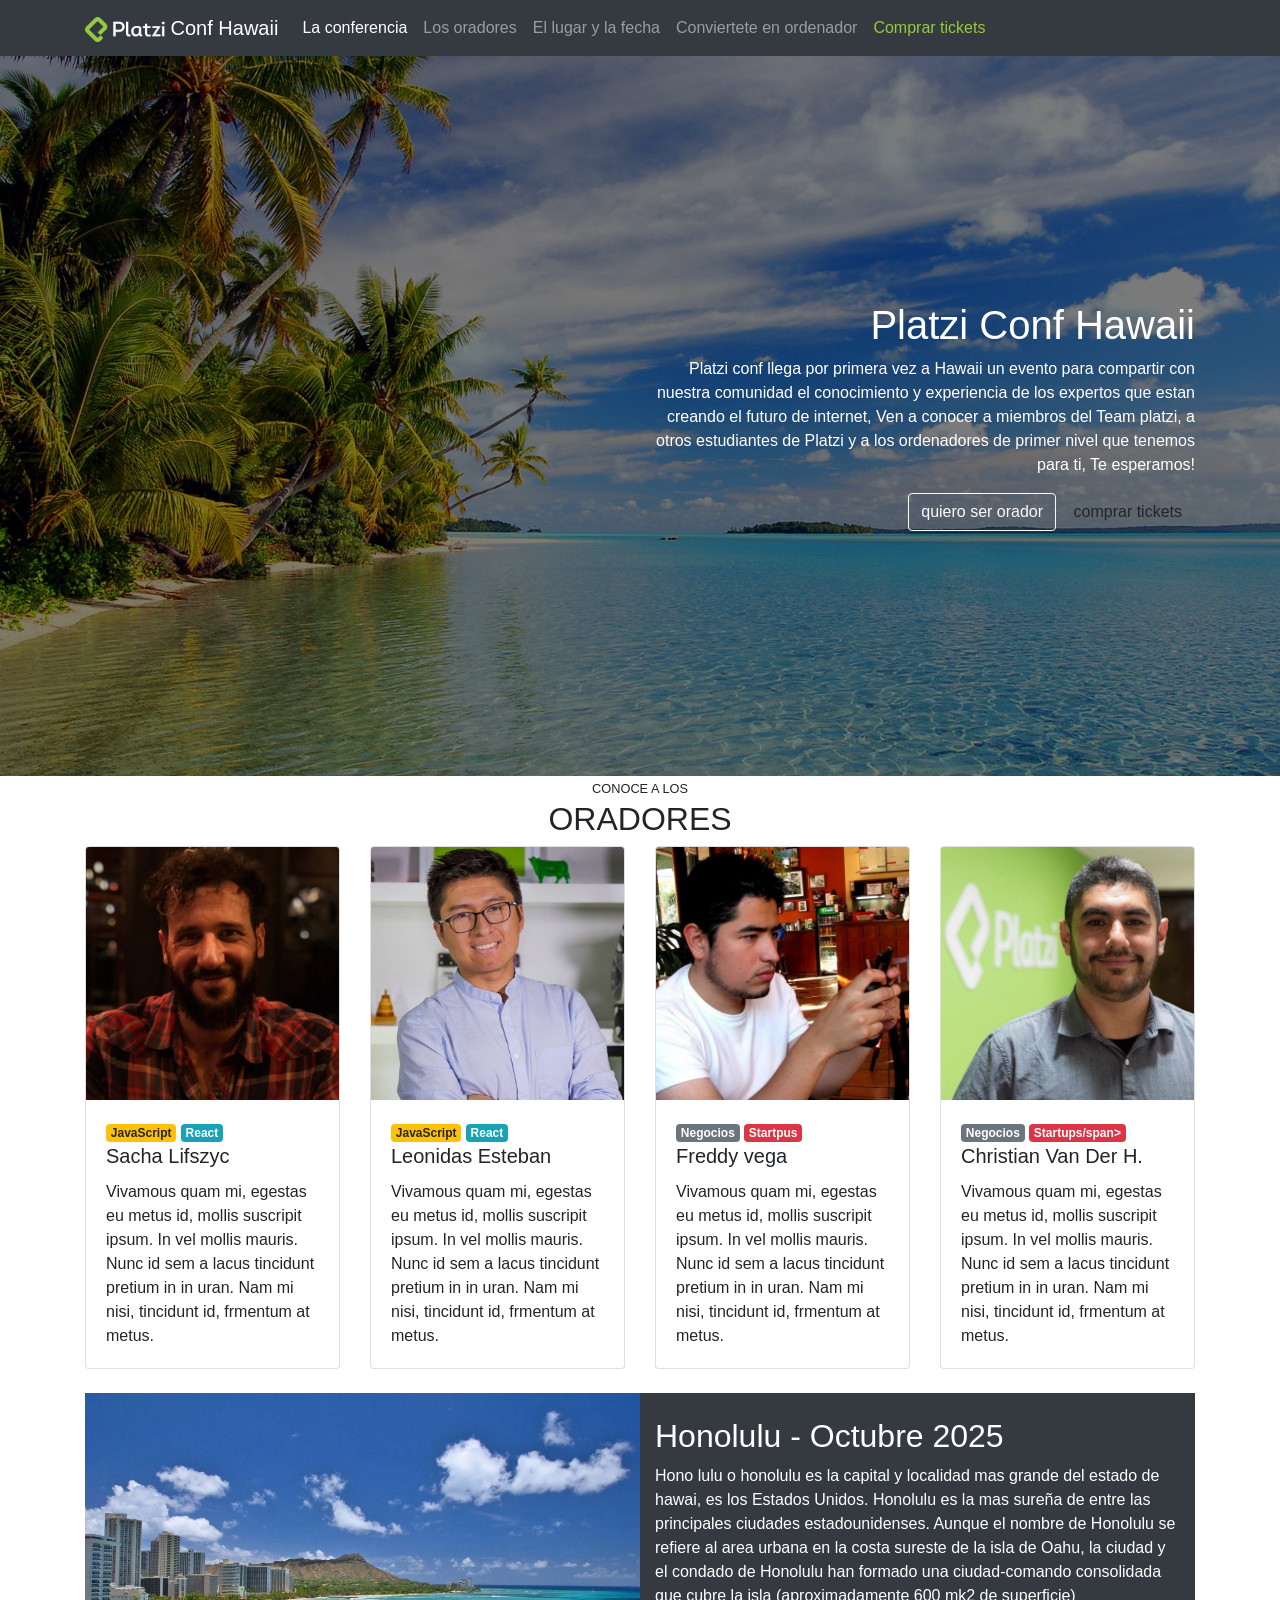
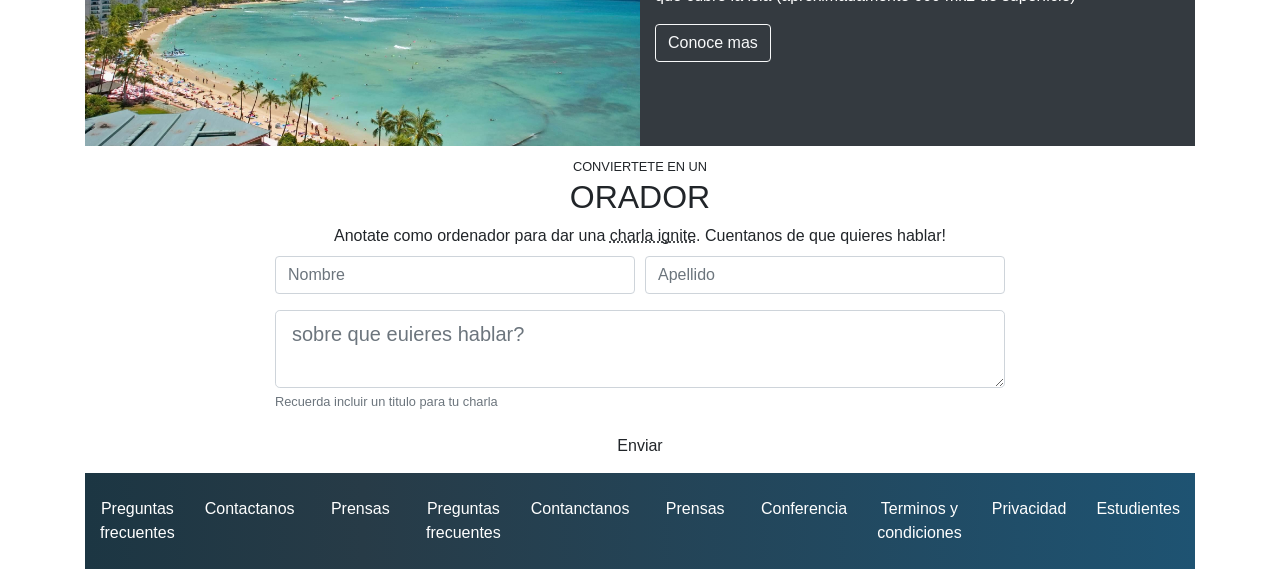
<file: index.html>
<!doctype html>
<html lang="en">
  <head>
    <!-- Required meta tags -->
    <meta charset="utf-8">
    <meta name="viewport" content="width=device-width, initial-scale=1, shrink-to-fit=no">

    <!-- Bootstrap CSS -->
    <link rel="stylesheet" type="text/css" href="index.css">
    <link rel="stylesheet" href="https://stackpath.bootstrapcdn.com/bootstrap/4.3.1/css/bootstrap.min.css" integrity="sha384-ggOyR0iXCbMQv3Xipma34MD+dH/1fQ784/j6cY/iJTQUOhcWr7x9JvoRxT2MZw1T" crossorigin="anonymous">

  </head>

  <body data-spy="scroll" data-target=#navbar data-offset="57">
   
   <!-- HEADER -->
      <!-- NAVBAR -->
<nav id="header" class="navbar navbar-expand-lg navbar-dark bg-dark sticky-top">
   <!-- Agregamos un contenedor -->
<div class="container">
  <a class="navbar-brand" href="#">
    <img src="assets/images/platzi-logo.png" alt="Platzi logo">
    Conf Hawaii
  </a>
  <button class="navbar-toggler" type="button" data-toggle="collapse" data-target="#navbar" aria-controls="navbarSupportedContent" aria-expanded="false" aria-label="Toggle navigation">
    <span class="navbar-toggler-icon"></span>
  </button>

  <div class="collapse navbar-collapse" id="navbar">
    <ul class="navbar-nav mr-auto">
      <li class="nav-item">
        <a class="nav-link" href="#main">La conferencia</a>
      </li>
      <li class="nav-item">
        <a class="nav-link" href="#speakers">Los oradores</a>
      </li>
      <li class="nav-item">
        <a class="nav-link" href="#place-time">El lugar y la fecha</a>
      </li>
       <li class="nav-item">
        <a class="nav-link" href="#conviertete-en-ordenador">Conviertete en ordenador</a>
      </li>

        <li class="nav-item">
            <a class="nav-link text-platzi" href="#a" data-toggle="modal"data-target="#modalCompra">Comprar tickets</a>
          </li>
        </div>
      </li>
     
    </ul>
</div>
  </div>
</nav>

<main id="main">
  <div id="carousel" class="carousel slide carousel-fade" data-ride="carousel" data-pause="false">
    <div class="carousel-inner">
      <div class="carousel-item active">
        <img class="d-block w-100" src="hawaii.jpg" alt="hawaii 1">
      </div>
      <div class="carousel-item">
        <img class="d-block w-100" src="hawaii2.jpg" alt="hawaii 2">
      </div>
      <div class="carousel-item">
        <img class="d-block w-100" src="hawaii3.jpeg" alt="hawaii 3">
      </div>
      <div class="overlay carousel-caption">
        <div class="container">
          <div class="row align-items-center">
            <div class="col-md-6 offset-md-6 text-center text-md-right">
              <h1>Platzi Conf Hawaii</h1>
              <p class="d-none d-md-block">
                Platzi conf llega por primera vez a Hawaii un evento para compartir con nuestra comunidad el conocimiento y experiencia de los expertos que estan creando el futuro de internet,
                Ven a conocer a miembros del Team platzi, a otros
                estudiantes de Platzi y a los ordenadores de primer nivel
                que tenemos para ti, Te esperamos!
              </p>
              <a href="#" class="btn btn-outline-light" data-toggle="modal">quiero ser orador</a>
              <button type="button" class="btn btn-platzi" data-toogle="modal" data-target="#modalCompra">comprar tickets</button>
            </div>
          </div>
        </div>
      </div>
    </div>
  </div>
</main>


  <selection id="speakers" class="mt-4">
    <div class="container">
      <div class="row">
        <div class="col text-center text-uppercase">
          <small>conoce a los</small>
          <h2>Oradores</h2>
        </div>
      </div>
      <div class="row">
        <div class="col-12 col-md-6 col-lg-3 mb-4">
          <div class="card">
            <img class="card-img-top"src="assets/speakers/sacha.jpg" alt="foto de Sacha">
            <div class=card-body>
              <div class="badges">
                <span class="badge badge-warning">JavaScript</span>
                <span class="badge badge-info">React</span>
              </div>
              <h5 class="card-title">Sacha Lifszyc</h5>
              <p class=card-text>Vivamous quam mi, egestas eu metus id, mollis suscripit ipsum. In vel mollis mauris. Nunc id sem a lacus tincidunt pretium in in uran. Nam mi nisi, tincidunt id, frmentum at metus.</p>
            </div>
        </div>
      </div>
      <div class="col-12 col-md-6 col-lg-3 mb-4">
          <div class="card">
            <img class="card-img-top"src="assets/speakers/leonidas2.jpeg" alt="foto Leonidas2">
            <div class=card-body>
              <div class="badges">
                <span class="badge badge-warning">JavaScript</span>
                <span class="badge badge-info">React</span>
              </div>
              <h5 class="card-title">Leonidas Esteban</h5>
              <p class=card-text>Vivamous quam mi, egestas eu metus id, mollis suscripit ipsum. In vel mollis mauris. Nunc id sem a lacus tincidunt pretium in in uran. Nam mi nisi, tincidunt id, frmentum at metus.</p>
            </div>
        </div>
      </div>
      <div class="col-12 col-md-6 col-lg-3 mb-4">
          <div class="card">
            <img class="card-img-top"src="assets/speakers/freddy.jpeg" alt="foto de freddy">
            <div class=card-body>
              <div class="badges">
                <span class="badge badge-secondary">Negocios</span>
                <span class="badge badge-danger">Startpus</span>
              </div>
              <h5 class="card-title">Freddy vega</h5>
              <p class=card-text>Vivamous quam mi, egestas eu metus id, mollis suscripit ipsum. In vel mollis mauris. Nunc id sem a lacus tincidunt pretium in in uran. Nam mi nisi, tincidunt id, frmentum at metus.</p>
            </div>
        </div>
      </div>
      <div class="col-12 col-md-6 col-lg-3 mb-4">
          <div class="card">
            <img class="card-img-top"src="assets/speakers/cvander.jpeg" alt="foto de cvander">
            <div class=card-body>
              <div class="badges">
                <span class="badge badge-secondary">Negocios</span>
                <span class="badge badge-danger">Startups/span>
              </div>
              <h5 class="card-title">Christian Van Der H.</h5>
              <p class=card-text>Vivamous quam mi, egestas eu metus id, mollis suscripit ipsum. In vel mollis mauris. Nunc id sem a lacus tincidunt pretium in in uran. Nam mi nisi, tincidunt id, frmentum at metus.</p>
            </div>
        </div>
      </div>
      </div>
  </selection>
  <!-- /Speahers -->

  <!-- Lugar y fecha -->
  <section id="place-time">
    <div class="container-fluid">
      <div class="row">
        <div class="col-12 col-lg-6 pl-0 pr-0">
          <img src="assets/images/honolulu.jpg" alt="Honolulu"/>
        </div>
        <div class="col-12 col-lg-6 pt-4 pb-4">
            <h2>Honolulu - Octubre 2025</h2>
            <p>
              Hono lulu o honolulu es la capital y localidad mas grande del estado de hawai, es los Estados Unidos. Honolulu es la mas sureña de entre las principales ciudades estadounidenses. Aunque el nombre de Honolulu se refiere al area urbana en la costa sureste de la isla de Oahu, la ciudad y el condado de Honolulu han formado una ciudad-comando consolidada que cubre la isla (aproximadamente  600 mk2 de superficie)
            </p>
            <a class="btn btn-outline-light" href="https://es.wikipedia.org/wiki/Honolulu">Conoce mas</a>
          </div>
      </div>
    </div>
  </section>

  <!-- /lugar y fecha-->

  <!--Conviertete en orador-->
  <section id="conviertete-en-orador" class="pt-2 pb-2">
    <div class="container">
      <div class=row"">
        <div class="col text-uppercase text-center">
          <small>Conviertete en un</small>
          <h2>Orador</h2>
        </div>
      </div>
      <div class="row">
        <div class="col text-center">
        Anotate como ordenador para dar una <abbr data-toggle="tooltip" title="charla de 5 minutos">charla ignite</abbr>.
        Cuentanos de que quieres hablar!
      </div>
    </div>
    </div>
    <div class="row">
      <div class="col col-md-10 offset-md-1 col-lg-8  offset-lg-2 pt-2">
        <form>
          <div class="form-row">
            <div class="form-group col-12 col-md-6">
            <input type="text" class="form-control" placeholder="Nombre">
          </div>
          <div class="form-group col-12 col-md-6">
            <input type="text" class="form-control" placeholder="Apellido">
          </div>
        </div>
        <div class="form-row">
          <div class="form-group col">
            <textarea name="text" class="form-control form-control-lg" placeholder="sobre que euieres hablar?"></textarea>
            <small class="form-text text-muted">
              Recuerda incluir un titulo para tu charla
            </small>
          </div>
        </div>
        <div class="from-row">
          <div class="col">
            <button type="button" class="btn btn-platzi btn-block">Enviar</button>
          </div>
        </div>
        </form>
      </div>
    </div>
  </section>




   <!-- FOOTER -->
    <footer id="footer" class="pb-4 pt-4">
      <div class="container">
        <!-- Alinea el texto al centro -->
        <div class="row text-center">
          <div class="col-12 col-lg">
            <a href="#">Preguntas frecuentes</a>
          </div>

          <div class="col-12 col-lg">
            <a href="#">Contactanos</a>
          </div>

          <div class="col-12 col-lg">
            <a href="#">Prensas</a>
          </div>

            <div class="col-12 col-lg">
            <a href="#">Preguntas frecuentes</a>
          </div> 
      
       <div class="col-12 col-lg">
            <a href="#">Contanctanos</a>
          </div> 

           <div class="col-12 col-lg">
            <a href="#">Prensas</a>
          </div> 

            <div class="col-12 col-lg">
            <a href="#">Conferencia</a>
          </div> 

           <div class="col-12 col-lg">
            <a href="#">Terminos y condiciones</a>
          </div> 
   
            <div class="col-12 col-lg">
            <a href="#">Privacidad</a>
          </div> 

           <div class="col-12 col-lg">
            <a href="#">Estudientes</a>
          </div> 

          </div>
          </div>
    </footer>
    <!--/footer-->

    <!-- Button trigger modal -->


<!-- Modal -->
<div class="modal fade" id="modalCompra" tabindex="-1" role="dialog" aria-labelledby="exampleModalCenterTitle" aria-hidden="true">
  <div class="modal-dialog modal-dialog-centered" role="document">
    <div class="modal-content">
      <div class="modal-header">
        <h5 class="modal-title" id="exampleModalCenterTitle">Comprar tickets</h5>
        <button type="button" class="close" data-dismiss="modal" aria-label="Close">
          <span aria-hidden="true">&times;</span>
        </button>
      </div>
      <div class="modal-body">
        <form>
          <div class="gorm-row">
            <div class="form-group col">
              <div class="input-group mb-3">
                <div class="input-group-prepend">
                  <span class="input-group-text" id="basic-addon1">@</span>
              </div>
              <input type="text" class="from-control" placeholder="Username" aria-label="Username" aria-describedby="basic-addon1">
            </div>
          </div>
        </div>
        </form>
        <div class="alert alert-warning" role="alert">
          Recibiras un correo de confirmacion si sales sorteado
        </div>
      </div>
      <div class="modal-footer">
        <button type="button" class="btn btn-secondary" data-dismiss="modal">Cancelar</button>
        <button type="button" class="btn btn-platzi">Comprar</button>
      </div>
    </div>
  </div>
</div>

    <!-- Optional JavaScript -->
    <!-- jQuery first, then Popper.js, then Bootstrap JS -->
    <script src="https://code.jquery.com/jquery-3.3.1.slim.min.js" integrity="sha384-q8i/X+965DzO0rT7abK41JStQIAqVgRVzpbzo5smXKp4YfRvH+8abtTE1Pi6jizo" crossorigin="anonymous"></script>
    <script src="https://cdnjs.cloudflare.com/ajax/libs/popper.js/1.14.7/umd/popper.min.js" integrity="sha384-UO2eT0CpHqdSJQ6hJty5KVphtPhzWj9WO1clHTMGa3JDZwrnQq4sF86dIHNDz0W1" crossorigin="anonymous"></script>
    <script src="https://stackpath.bootstrapcdn.com/bootstrap/4.3.1/js/bootstrap.min.js" integrity="sha384-JjSmVgyd0p3pXB1rRibZUAYoIIy6OrQ6VrjIEaFf/nJGzIxFDsf4x0xIM+B07jRM" crossorigin="anonymous"></script>
    <script src="index.js"></script>
  </body>
</html>
</file>
<file: index.css>
.text-platzi{
	color: #97c93e !important;
} 
#header img{
 width: 80px;
}
#main.carousel-inner img{
	max-height: 70vh;
	object-fit: cover;
	filter: grayscale(70%);
}
#footer{
	background: linear-gradient(90deg,#1c3643,#273b47
		25%,#1e5372);
}
#footer a{
	color:white;
}
#carousel .overlay{
	position:absolute;
	top:0;
	bottom: 0;
	left:0;
	right: 0;
	background-color: rgba(0, 0, 0, 0.5); 
}
#carousel .overlay .container,
#carousel .overlay .row {
	height: 100%;
}
.btn-platzi{
	background-color: #97c93e;
	color: white;
}
.btn-platzi:hover{
	background-color: #82ad36;
}
#place-time{
	background-color: #343a40;
	color: white;
}
#place-time img {
	max-width: 100%;
}
</file>
